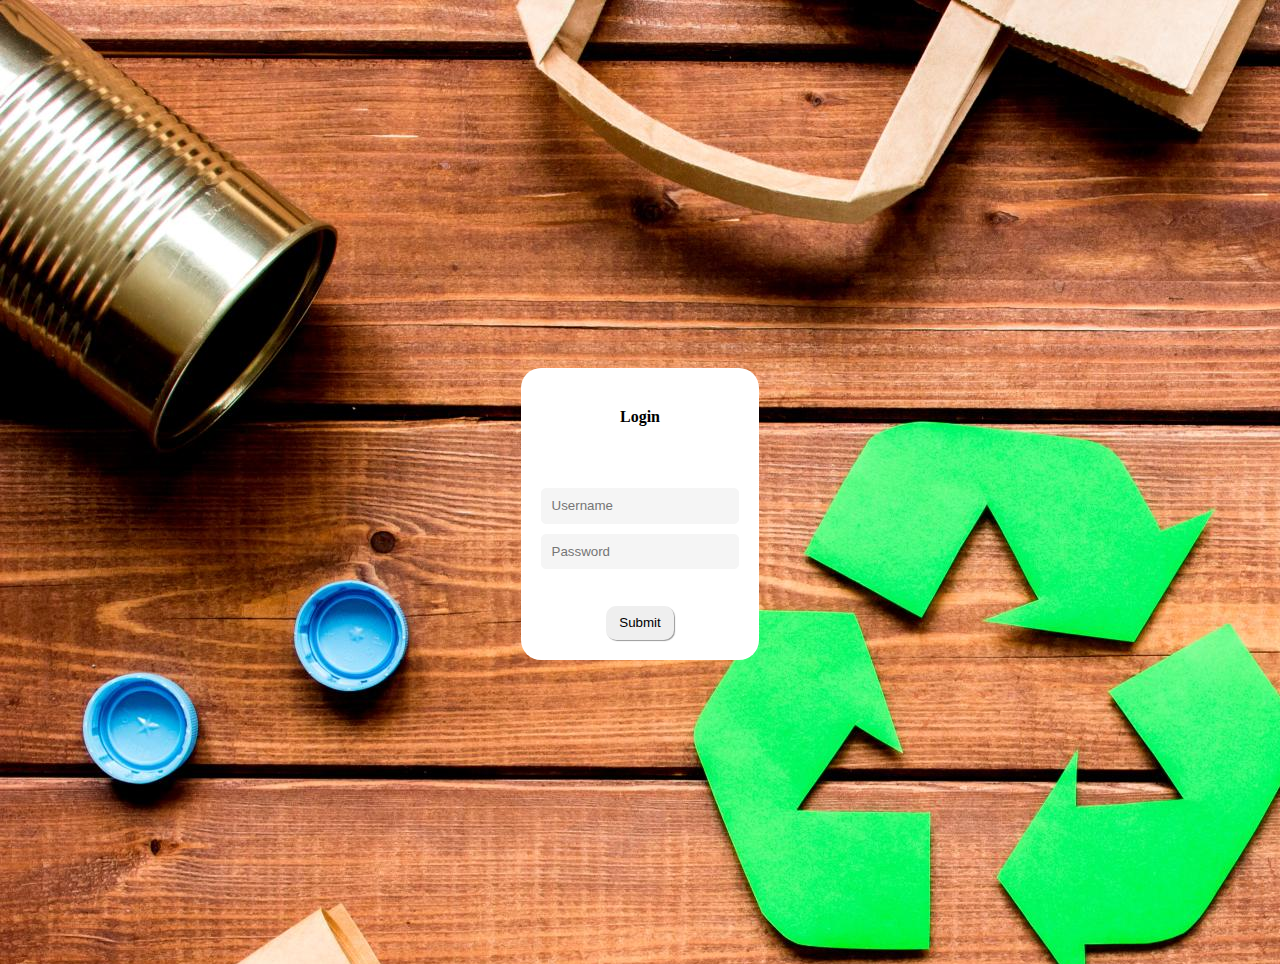
<file: static/html/login.html>
<!DOCTYPE html>
<html lang="es">
<head>
    <meta charset="UTF-8">
    <meta name="viewport" content="width=device-width, initial-scale=1.0">
    <title>Login</title>
    <link rel="stylesheet" href="/static/css/estilos.css">
</head>
<body class="bodylogin">
  
  <form class="form">
    <p class="heading">Login</p>
    <input class="input" placeholder="Username" type="text">
    <input class="input" placeholder="Password" type="text"> 
    <button class="btn">Submit</button>
</form>
    
</body>
</html>
</file>
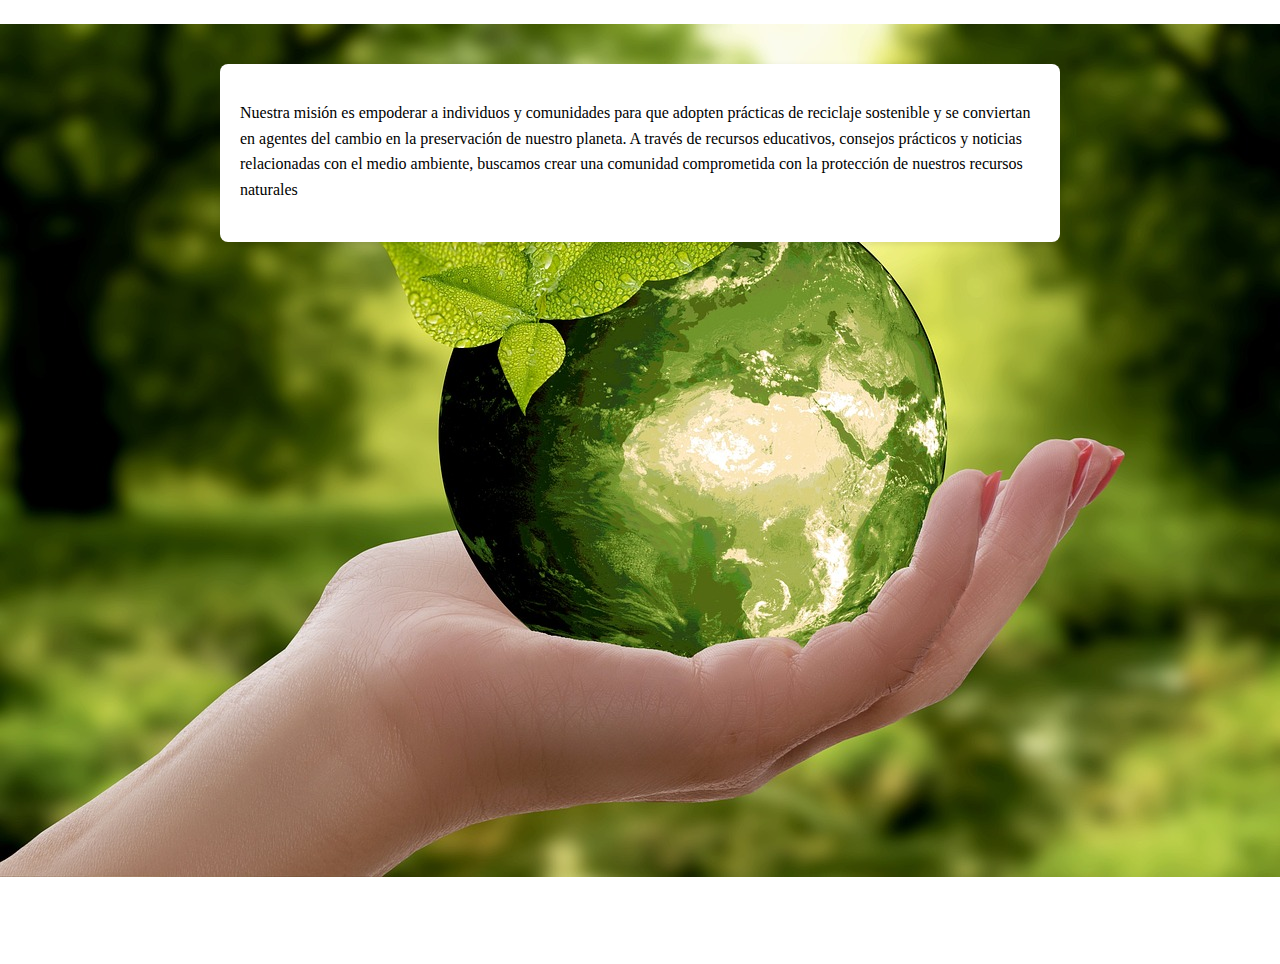
<file: static/html/mision.html>
<!DOCTYPE html>
<html lang="en">
<head>
    <meta charset="UTF-8">
    <meta http-equiv="X-UA-Compatible" content="IE=edge">
    <meta name="viewport" content="width=device-width, initial-scale=1.0">
    <link type="text/css" rel="stylesheet" href="/static/css/estilos.css">
    <title>MISION</title>
</head>
<body class="bodymision">
    
    <article class="mainnosotros">
   <p> Nuestra misión es empoderar a individuos y comunidades para que adopten prácticas de reciclaje sostenible y se conviertan en agentes del cambio en la preservación de nuestro planeta. A través de recursos educativos, consejos prácticos y noticias relacionadas con el medio ambiente, buscamos crear una comunidad comprometida con la protección de nuestros recursos naturales</p>
</article>

<section class="imagenmision">
    
   

</section>
</body>
</html>
</file>
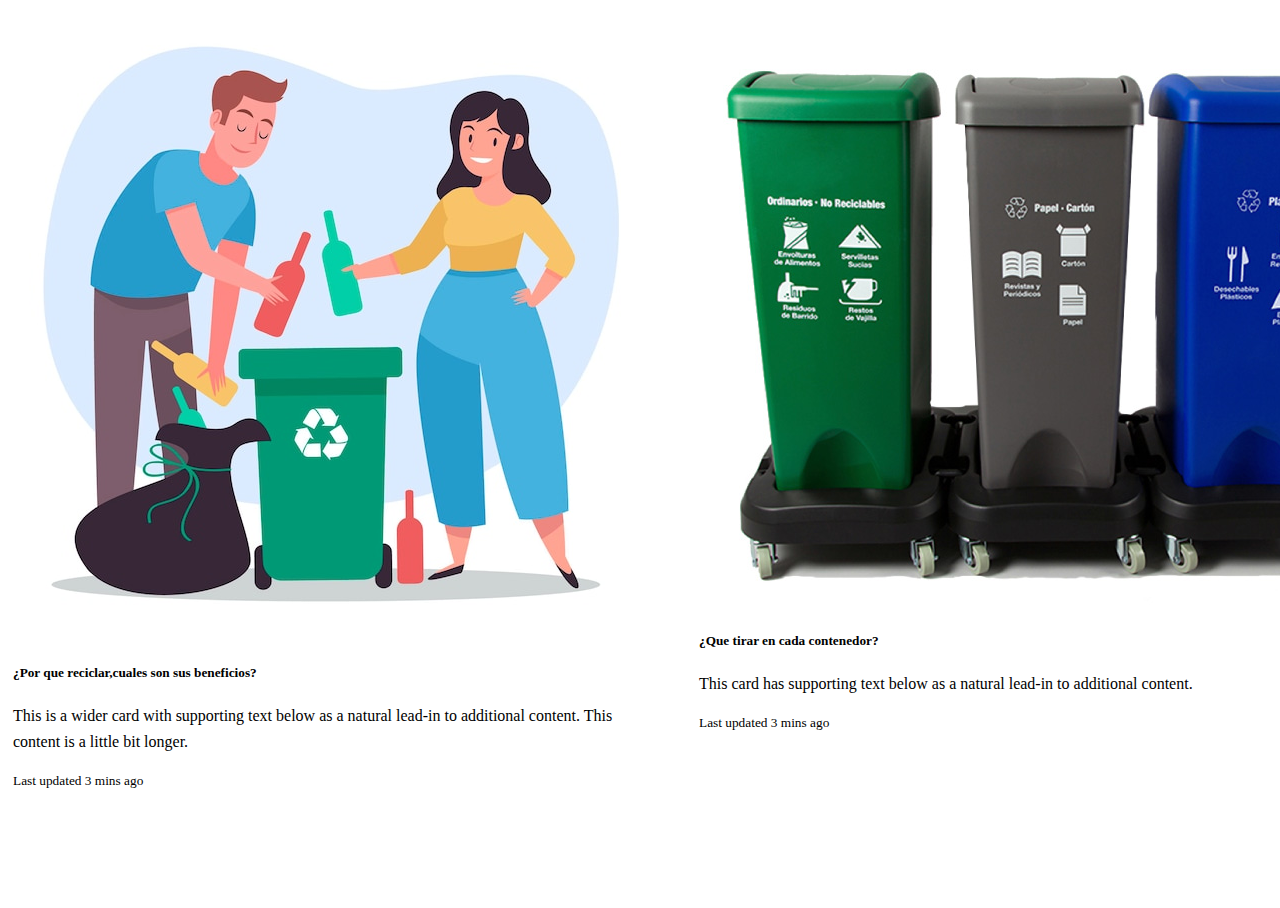
<file: static/html/publicaciones.html>
<!DOCTYPE html>
<html lang="en">
<head>
    <meta charset="UTF-8">
    <meta http-equiv="X-UA-Compatible" content="IE=edge">
    <meta name="viewport" content="width=device-width, initial-scale=1.0">
    <link type="text/css" rel="stylesheet" href="/static/css/estilos.css">
    <title>publicaciones</title>
</head>
<body >

    <section class="publicaciones">

    <div class="card-group">
        <div class="card">
          <img src="/static/img/img.jpg" class="card-img-top" alt="...">
          <div class="card-body">
            <h5 class="card-title">¿Por que reciclar,cuales son sus beneficios?</h5>
            <p class="card-text">This is a wider card with supporting text below as a natural lead-in to additional content. This content is a little bit longer.</p>
          </div>
          <div class="card-footer">
            <small class="text-body-secondary">Last updated 3 mins ago</small>
          </div>
        </div>
        <div class="card">
          <img src="/static/img/contenedor.jpg" class="card-img-top" alt="...">
          <div class="card-body">
            <h5 class="card-title">¿Que tirar en cada contenedor?</h5>
            <p class="card-text">This card has supporting text below as a natural lead-in to additional content.</p>
          </div>
          <div class="card-footer">
            <small class="text-body-secondary">Last updated 3 mins ago</small>
          </div>
        </div>
        <div class="card">
          <img src="/static/img/reutilizar.jpg" class="card-img-top" alt="...">
          <div class="card-body">
            <h5 class="card-title">?
            ¿Que se hace con ese reciclaje que almacenamos?
            </h5>
            <p class="card-text">This is a wider card with supporting text below as a natural lead-in to additional content. This card has even longer content than the first to show that equal height action.</p>
          </div>
          <div class="card-footer">
            <small class="text-body-secondary">Last updated 3 mins ago</small>
          </div>
        </div>
      </div>

    </section>
    





</body>
</html>
</file>
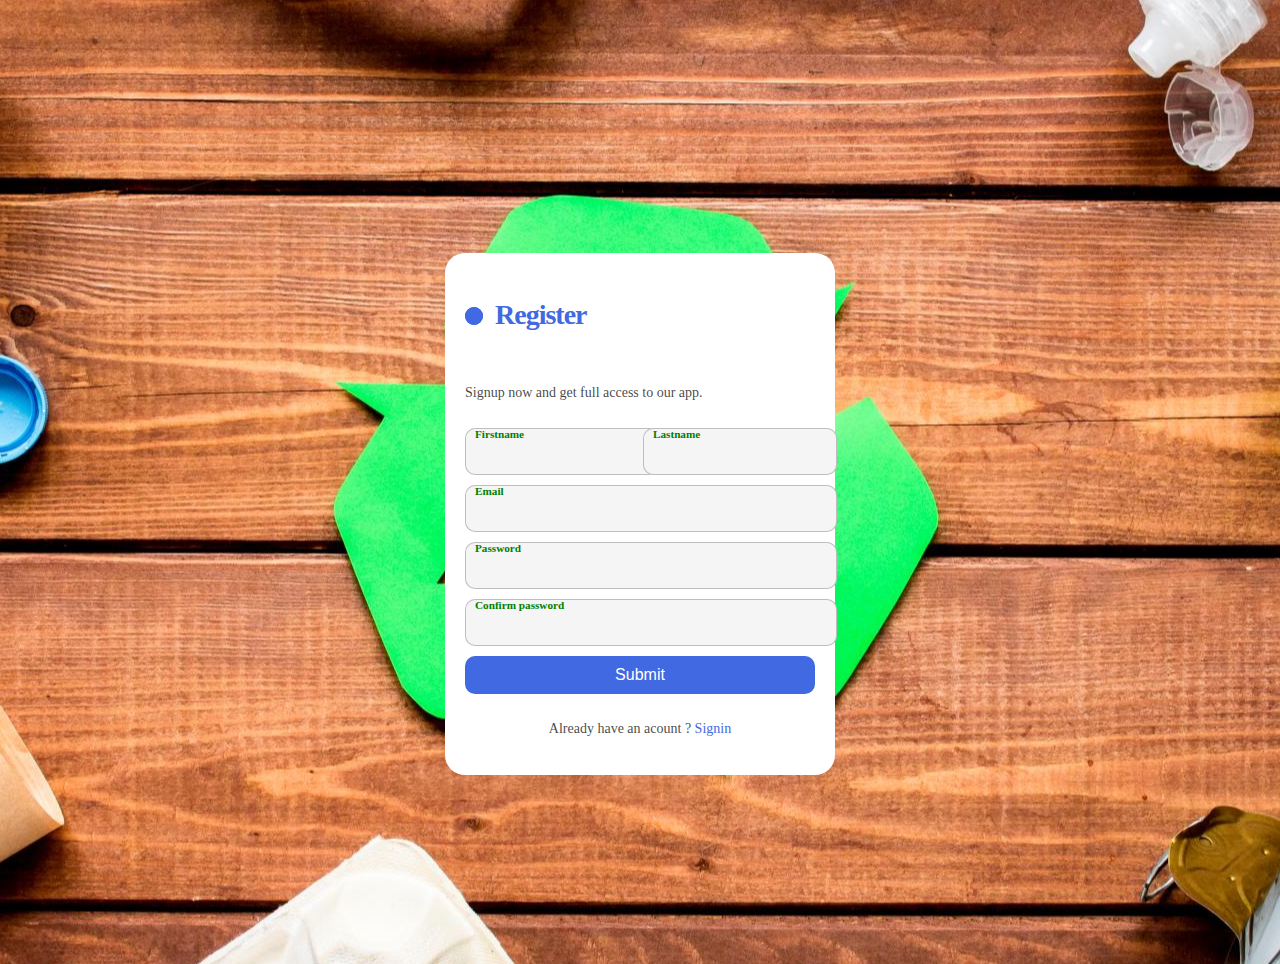
<file: static/html/registrarse.html>
<!DOCTYPE html>
<html lang="es">
<head>
    <meta charset="UTF-8">
    <meta name="viewport" content="width=device-width, initial-scale=1.0">
    <title>Registrarse</title>
    <link type="text/css" rel="stylesheet" href="/static/css/estilos.css">
</head>
<body class="bodyregistrarse">

  
       
        <form class="form" method="POST" action="/registrar">
            <p class="title">Register </p>
            <p class="message">Signup now and get full access to our app. </p>
                <div class="flex">
                <label>
                    <input name="fn" id="fn" class="input" placeholder="" type="text" >
                    <span>Firstname</span>
                </label>
        
                <label>
                    <input name="ap" class="input" placeholder="" type="text" >
                    <span>Lastname</span>
                </label>
            </div>  
                    
            <label>
                <input name="em" class="input" placeholder="" type="email" >
                <span>Email</span>
            </label> 
                
            <label>
                <input name="pas" class="input"  placeholder="" type="text" >
                <span>Password</span>
            </label>
            <label>
                <input name="" placeholder="" type="password" class="input">
                <span>Confirm password</span>
            </label>
            <button class="submit">Submit</button>
            <p class="signin">Already have an acount ? <a href="#">Signin</a> </p>
        </form>
    </section>
</body>
</html>
</file>
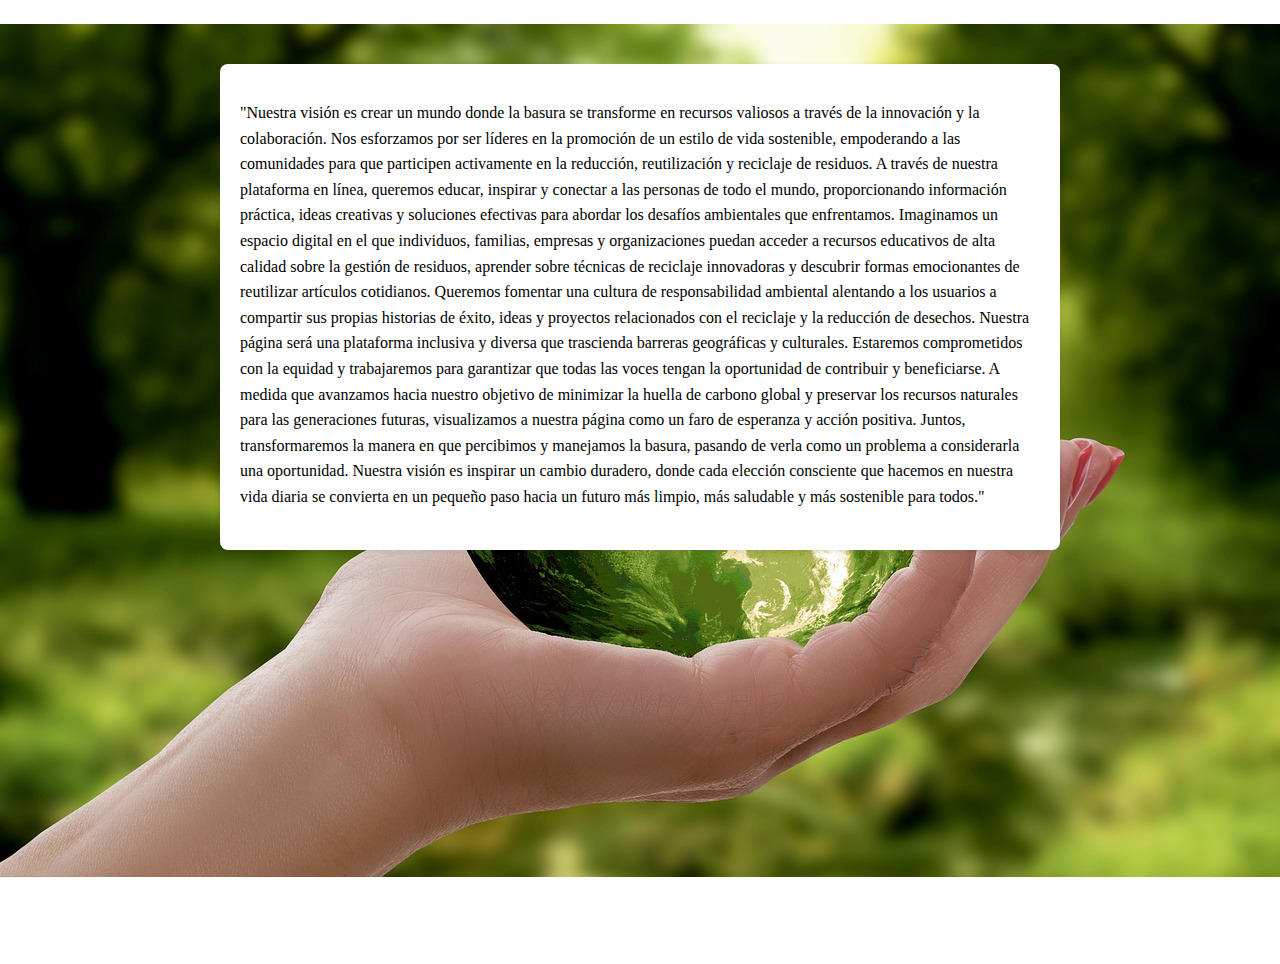
<file: static/html/vision.html>
<!DOCTYPE html>
<html lang="en">
<head>
    <meta charset="UTF-8">
    <meta http-equiv="X-UA-Compatible" content="IE=edge">
    <meta name="viewport" content="width=device-width, initial-scale=1.0">
    <link type="text/css" rel="stylesheet" href="/static/css/estilos.css">
    <title>VISION</title>
</head>
<body class="bodyvision">
    <article class="mainnosotros">

        <p>"Nuestra visión es crear un mundo donde la basura se transforme en recursos valiosos a través de la innovación y la colaboración. Nos esforzamos por ser líderes en la promoción de un estilo de vida sostenible, empoderando a las comunidades para que participen activamente en la reducción, reutilización y reciclaje de residuos. A través de nuestra plataforma en línea, queremos educar, inspirar y conectar a las personas de todo el mundo, proporcionando información práctica, ideas creativas y soluciones efectivas para abordar los desafíos ambientales que enfrentamos.

            Imaginamos un espacio digital en el que individuos, familias, empresas y organizaciones puedan acceder a recursos educativos de alta calidad sobre la gestión de residuos, aprender sobre técnicas de reciclaje innovadoras y descubrir formas emocionantes de reutilizar artículos cotidianos. Queremos fomentar una cultura de responsabilidad ambiental alentando a los usuarios a compartir sus propias historias de éxito, ideas y proyectos relacionados con el reciclaje y la reducción de desechos.
            
            Nuestra página será una plataforma inclusiva y diversa que trascienda barreras geográficas y culturales. Estaremos comprometidos con la equidad y trabajaremos para garantizar que todas las voces tengan la oportunidad de contribuir y beneficiarse. A medida que avanzamos hacia nuestro objetivo de minimizar la huella de carbono global y preservar los recursos naturales para las generaciones futuras, visualizamos a nuestra página como un faro de esperanza y acción positiva.
            
            Juntos, transformaremos la manera en que percibimos y manejamos la basura, pasando de verla como un problema a considerarla una oportunidad. Nuestra visión es inspirar un cambio duradero, donde cada elección consciente que hacemos en nuestra vida diaria se convierta en un pequeño paso hacia un futuro más limpio, más saludable y más sostenible para todos."</p>
 </article>

 <section class="imagenvision">
   
    
    

</body>
</html>
</file>
<file: static/css/estilos.css>
html
{
    height: 100%;
}
body
{
    min-height: 100%;
}
.header
{
    grid-area: header;
    
}

.nav-bar
{
    grid-area:nav-bar;
    background-color: cornsilk;
}
.sidebar
{   grid-area:sidebar;
    background-color:cornsilk;
}
.main
{
    grid-area:main;
    background-color: cornsilk;
    background-color: #f5f5f5;

    
}
.footer
{   
    grid-area: footer;
    background-color: cornsilk;
}

/* INICIO REGISTER*/
.form {
    display: flex;
    flex-direction: column;
    gap: 10px;
    max-width: 350px;
    background-color: #fff;
    padding: 20px;
    border-radius: 20px;
    position: relative;
  }
  
  .title {
    font-size: 28px;
    color: royalblue;
    font-weight: 600;
    letter-spacing: -1px;
    position: relative;
    display: flex;
    align-items: center;
    padding-left: 30px;
  }
  
  .title::before,.title::after {
    position: absolute;
    content: "";
    height: 16px;
    width: 16px;
    border-radius: 50%;
    left: 0px;
    background-color: royalblue;
  }
  
  .title::before {
    width: 18px;
    height: 18px;
    background-color: royalblue;
  }
  
  .title::after {
    width: 18px;
    height: 18px;
    animation: pulse 1s linear infinite;
  }
  
  .message, .signin {
    color: rgba(27, 27, 27, 0.822);
    font-size: 14px;
  }
  
  .signin {
    text-align: center;
  }
  
  .signin a {
    color: royalblue;
  }
  
  .signin a:hover {
    text-decoration: underline royalblue;
  }
  
  .flex {
    display: flex;
    width: 100%;
    gap: 6px;
  }
  
  .form label {
    position: relative;
  }
  
  .form label .input {
    width: 100%;
    padding: 10px 10px 20px 10px;
    outline: 0;
    border: 1px solid rgba(105, 105, 105, 0.397);
    border-radius: 10px;
  }
  
  .form label .input + span {
    position: absolute;
    left: 10px;
    top: 15px;
    color: rgb(200, 189, 189);
    font-size: 0.9em;
    cursor: text;
    transition: 0.3s ease;
  }
  
  .form label .input:placeholder-shown + span {
    top: 15px;
    font-size: 0.9em;
  }
  
  .form label .input:focus + span,.form label .input:valid + span {
    top: 0px;
    font-size: 0.7em;
    font-weight: 600;
  }
  
  .form label .input:valid + span {
    color: green;
  }
  
  .submit {
    border: none;
    outline: none;
    background-color: royalblue;
    padding: 10px;
    border-radius: 10px;
    color: #fff;
    font-size: 16px;
    transform: .3s ease;
  }
  
  .submit:hover {
    background-color: rgb(56, 90, 194);
    cursor: pointer;
  }
  
  @keyframes pulse {
    from {
      transform: scale(0.9);
      opacity: 1;
    }
  
    to {
      transform: scale(1.8);
      opacity: 0;
    }
  }
  /* FIN REGISTER*/

#mainregister
  { 
    display: flex;
    align-items: center;
    justify-content: center;
    position: absolute;

  }

  /* INICIO ESTILO DE NOSOTROS MISION Y VISION*/

.bodymision
{
  background-image: url('/static/img/imagenvision.jpg');
  background-position: center;
  background-repeat: no-repeat;
  margin-top: 5%; 
 }

.bodyvision
{
  background-image: url('/static/img/imagenvision.jpg');
  background-position: center;
  background-repeat: no-repeat;
  margin-top: 5%; 
}
.bodyregistrarse
{
  display: grid;
  align-items: center;
  justify-content: center;
  background-image: url('/static/img/imagenr.jpg');
  background-position: center;
  background-repeat: no-repeat;
  background-size: a;
  margin-top: 5%; 

  }

  .bodylogin
  {
    display: grid;
    align-items: center;
    justify-content: center;
    background-image: url('/static/img/imagenr.jpg');
     background-repeat: no-repeat;
    margin-top: 5%;
     }

     .bodypublicaciones
     {
      background-image: url('/static/img/ujuu.jpg');
      background-size: cover;
      background-repeat: no-repeat;
      background-attachment: fixed ;
     


    
     
      }
      .card-group {
        display: flex;
      }
      
      .card {
        /* Puedes agregar margen o espacio entre las tarjetas si lo deseas */
        margin-right: 50px; /* Margen derecho entre las tarjetas (ajusta según tus preferencias) */
        padding: 5px;
      }
      Ambos enfoques funcionarán para mostrar las tarjetas una al lado de la otra. Elige el que mejor se adapte a tus necesidades y preferencias de diseño.
      
      
      
      
      
      
      
      




    .form {
      display: flex;
      flex-direction: column;
      gap: 10px;
      background-color: white;
      padding: 2.5em;
      border-radius: 25px;
      transition: .4s ease-in-out;
      box-shadow: rgba(0, 0, 0, 0.4) 1px 2px 2px; }
    
    
    .form:hover {
      transform: translateX(-0.5em) translateY(-0.5em);
      border: 1px solid #171717;
      box-shadow: 10px 10px 0px #666666;
    }
    
    .heading {
      color: black;
      padding-bottom: 2em;
      text-align: center;
      font-weight: bold;
    }
    
    .input {
      border-radius: 5px;
      border: 1px solid whitesmoke;
      background-color: whitesmoke;
      outline: none;
      padding: 0.7em;
      transition: .4s ease-in-out;
    }
    
    .input:hover {
      box-shadow: 6px 6px 0px #969696,
                 -3px -3px 10px #ffffff;
    }
    
    .input:focus {
      background: #ffffff;
      box-shadow: inset 2px 5px 10px rgba(0,0,0,0.3);
    }
    
    .form .btn {
      margin-top: 2em;
      align-self: center;
      padding: 0.7em;
      padding-left: 1em;
      padding-right: 1em;
      border-radius: 10px;
      border: none;
      color: black;
      transition: .4s ease-in-out;
      box-shadow: rgba(0, 0, 0, 0.4) 1px 1px 1px;
    }
    
    .form .btn:hover {
      box-shadow: 6px 6px 0px #969696,
                 -3px -3px 10px #ffffff;
      transform: translateX(-0.5em) translateY(-0.5em);
    }
    
    .form .btn:active {
      transition: .2s;
      transform: translateX(0em) translateY(0em);
      box-shadow: none;
    }
  

/* Estilos para el contenedor del artículo */
.mainnosotros {
  max-width: 800px;
  margin: 0 auto;
  padding: 20px;
  background-color: rgb(255, 255, 255);
  box-shadow: 0px 2px 6px rgba(0, 0, 0, 0.1);
  border-radius: 8px;
  
}

/* Estilos para el párrafo del artículo */
.mainnosotros p {
  font-size: 16px;
  line-height: 1.6;
  margin-bottom: 20px;
}

/* Estilos para el título del artículo */
.mainnosotros h1 {
  font-size: 24px;
  margin-bottom: 10px;
}

/* Estilos para enlaces */
a {
  color: #007bff;
  text-decoration: none;
}

a:hover {
  text-decoration: underline;
}

/* Estilos para el título de la página */
.title {
  text-align: center;
  font-size: 28px;
  margin: 20px 0;
}

/* Estilos para los encabezados */
h2 {
  font-size: 20px;
  margin-top: 30px;
}

/* Estilos para los márgenes */
.mt-20 {
  margin-top: 20px;
}

.mt-30 {
  margin-top: 30px;
}

/* Estilos para los párrafos */
p {
  line-height: 1.6;
}


/*FINAL ESTILO NOSOTROS MISON Y VISION*/






.grid-container{
    display: grid;
    gap: 10px;
    grid-template:
      "header"  80px
      "nav-bar"  50px
      "main"    auto
      "sidebar" 50px
      "footer"  50px;
  }
@media (min-width: 600px) and (max-width: 899px) 
  {
    .grid-container{
        display: grid;
        gap: 10px;
        grid-template:
          "header header" 80px
          "nav-bar nav-bar"  50px
         "sidebar main " auto
          "footer footer"  50px / 200px auto;
      }      
  }
  @media (min-width: 900px) 
  {
    .grid-container{
        display: grid;
        gap: 10px;
        grid-template:
          "header header header" 80px
          "nav-bar main sidebar"  auto
          "footer footer footer"  100px / 200px    auto   200px;
      }      
  }
</file>
